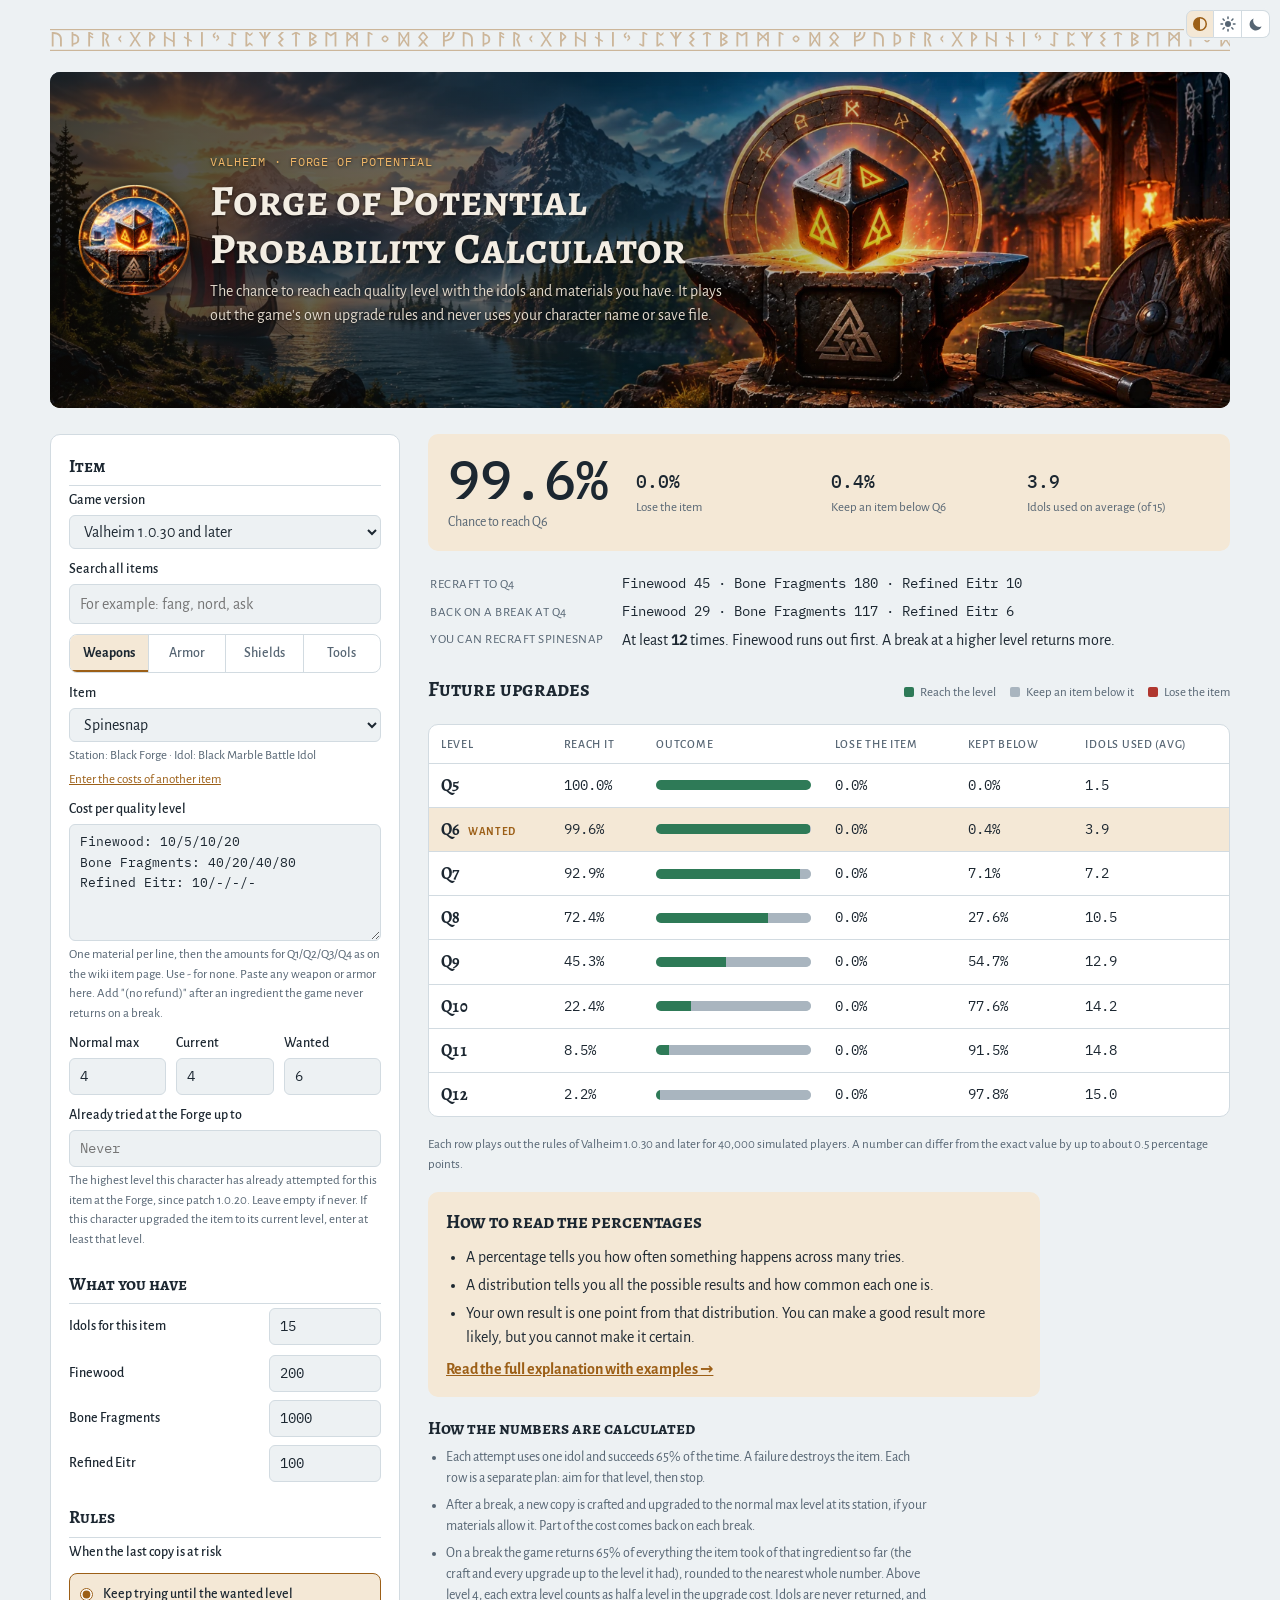
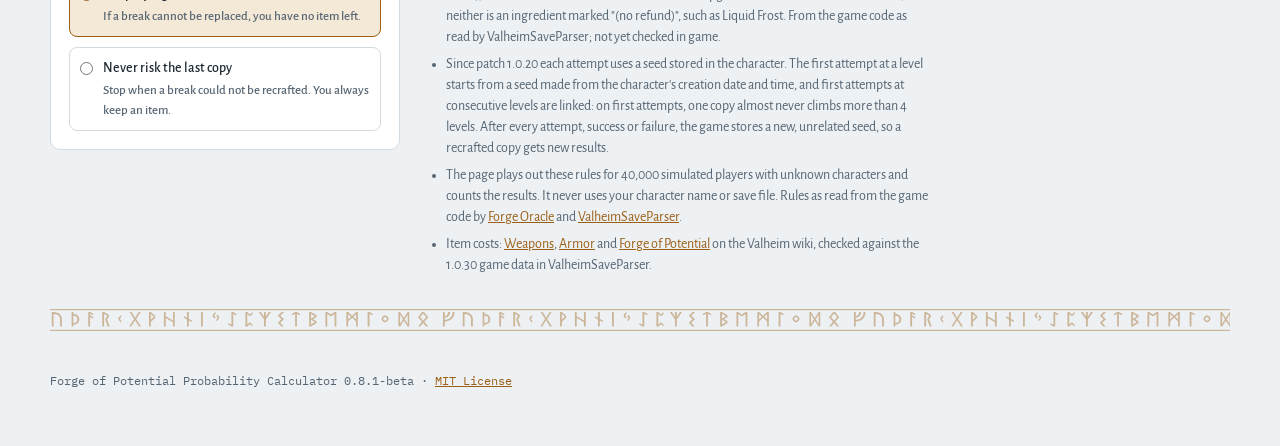
<file: index.html>
<!doctype html>
<html lang="en">
<head>
<meta charset="utf-8">
<meta name="viewport" content="width=device-width, initial-scale=1">
<title>Forge of Potential Probability Calculator</title>
<meta name="description" content="Chance to reach each Valheim Forge of Potential level from your idols and recraft materials, simulated with the game's own rules.">
<link rel="icon" type="image/svg+xml" href="img/favicon.svg">
<link rel="icon" type="image/png" sizes="32x32" href="img/favicon-32.png">
<link rel="apple-touch-icon" sizes="180x180" href="img/apple-touch-icon.png">
<link rel="stylesheet" href="css/style.css">
<script src="js/theme.js"></script>
</head>
<body>
<div class="themebar" id="themePick" role="group" aria-label="Color theme" hidden>
  <button type="button" data-theme="auto" aria-label="Auto: follow the system setting" title="Auto: follow the system setting"><svg viewBox="0 0 16 16" width="16" height="16" aria-hidden="true" focusable="false"><circle cx="8" cy="8" r="6.25" fill="none" stroke="currentColor" stroke-width="1.5"/><path d="M8 1.75a6.25 6.25 0 0 0 0 12.5z" fill="currentColor"/></svg></button>
  <button type="button" data-theme="light" aria-label="Light" title="Light"><svg viewBox="0 0 16 16" width="16" height="16" aria-hidden="true" focusable="false"><circle cx="8" cy="8" r="3" fill="currentColor"/><path d="M8 1v1.6M8 13.4V15M1 8h1.6M13.4 8H15M3.05 3.05l1.13 1.13M11.82 11.82l1.13 1.13M3.05 12.95l1.13-1.13M11.82 4.18l1.13-1.13" stroke="currentColor" stroke-width="1.5" stroke-linecap="round"/></svg></button>
  <button type="button" data-theme="dark" aria-label="Dark" title="Dark"><svg viewBox="0 0 16 16" width="16" height="16" aria-hidden="true" focusable="false"><path d="M13.6 10.4A6.2 6.2 0 0 1 5.6 2.4a6.2 6.2 0 1 0 8 8z" fill="currentColor"/></svg></button>
</div>
<div class="wrap calc">
  <div class="rune-band" aria-hidden="true"></div>
  <header class="top hero">
    <img class="hero-bg" src="img/banner-1600.webp" srcset="img/banner-1600.webp 1600w, img/banner-2172.webp 2172w" sizes="(min-width: 1212px) 1180px, 100vw" width="2172" height="652" alt="">
    <img class="hero-logo" src="img/logo-240.webp" width="240" height="240" alt="">
    <div class="hero-text">
      <p class="eyebrow">Valheim · Forge of Potential</p>
      <h1>Forge of Potential Probability Calculator</h1>
      <p class="lede">The chance to reach each quality level with the idols and materials you have. It plays out the game's own upgrade rules and never uses your character name or save file.</p>
    </div>
  </header>

  <div class="layout">
    <form class="bench" id="bench" autocomplete="off">
      <fieldset>
        <legend>Item</legend>
        <div class="field">
          <label for="gameVersion">Game version</label>
          <select id="gameVersion"></select>
        </div>
        <div class="field">
          <label for="itemSearch">Search all items</label>
          <input id="itemSearch" type="search" placeholder="For example: fang, nord, ask" autocomplete="off" spellcheck="false">
        </div>
        <div class="tabs" id="itemTypes" role="radiogroup" aria-label="Item type"></div>
        <div class="field">
          <label for="item">Item</label>
          <select id="item"></select>
          <p class="hint" id="itemInfo"></p>
          <button type="button" class="linkbtn" id="customItem">Enter the costs of another item</button>
        </div>
        <div class="field">
          <label for="recipe">Cost per quality level</label>
          <textarea id="recipe" rows="5" spellcheck="false"></textarea>
          <p class="hint">One material per line, then the amounts for Q1/Q2/Q3/Q4 as on the wiki item page. Use - for none. Paste any weapon or armor here. Add "(no refund)" after an ingredient the game never returns on a break.</p>
        </div>
        <div class="row3">
          <div class="field">
            <label for="maxq">Normal max</label>
            <input id="maxq" type="number" min="1" max="10" step="1">
          </div>
          <div class="field">
            <label for="cur">Current</label>
            <input id="cur" type="number" min="1" max="60" step="1">
          </div>
          <div class="field">
            <label for="want">Wanted</label>
            <input id="want" type="number" min="2" max="60" step="1" placeholder="Any">
          </div>
        </div>
        <div class="field">
          <label for="tried">Already tried at the Forge up to</label>
          <input id="tried" type="number" min="1" max="60" step="1" placeholder="Never">
          <p class="hint">The highest level this character has already attempted for this item at the Forge, since patch 1.0.20. Leave empty if never. If this character upgraded the item to its current level, enter at least that level.</p>
        </div>
      </fieldset>

      <fieldset>
        <legend>What you have</legend>
        <div class="mat">
          <label for="idols">Idols for this item</label>
          <input id="idols" type="number" min="0" max="500" step="1" placeholder="No limit">
        </div>
        <div class="mats" id="mats"></div>
      </fieldset>

      <fieldset>
        <legend>Rules</legend>
        <span class="label">When the last copy is at risk</span>
        <label class="choice">
          <input type="radio" name="rule" id="rule-go" value="go" checked>
          <span>Keep trying until the wanted level</span>
          <span class="hint">If a break cannot be replaced, you have no item left.</span>
        </label>
        <label class="choice">
          <input type="radio" name="rule" id="rule-safe" value="safe">
          <span>Never risk the last copy</span>
          <span class="hint">Stop when a break could not be recrafted. You always keep an item.</span>
        </label>
      </fieldset>
    </form>

    <main class="outlook" aria-live="polite">
      <p class="msg" id="msg" hidden></p>
      <section class="target" id="target"></section>
      <dl class="supply" id="supply"></dl>
      <div class="tablehead">
        <h2>Future upgrades</h2>
        <div class="key"><span><i class="i-r"></i>Reach the level</span><span><i class="i-k"></i>Keep an item below it</span><span><i class="i-l"></i>Lose the item</span></div>
      </div>
      <div class="tablewrap">
        <table>
          <thead>
            <tr><th>Level</th><th>Reach it</th><th>Outcome</th><th>Lose the item</th><th>Kept below</th><th>Idols used (avg)</th></tr>
          </thead>
          <tbody id="rows"></tbody>
        </table>
      </div>
      <p class="hint" id="simNote"></p>
      <section class="short" aria-labelledby="short-title">
        <h2 id="short-title">How to read the percentages</h2>
        <ul>
          <li>A percentage tells you how often something happens across many tries.</li>
          <li>A distribution tells you all the possible results and how common each one is.</li>
          <li>Your own result is one point from that distribution. You can make a good result more likely, but you cannot make it certain.</li>
        </ul>
        <p><a href="guide.html">Read the full explanation with examples →</a></p>
      </section>

      <section class="notes">
        <h2>How the numbers are calculated</h2>
        <ul>
          <li>Each attempt uses one idol and succeeds 65% of the time. A failure destroys the item. Each row is a separate plan: aim for that level, then stop.</li>
          <li>After a break, a new copy is crafted and upgraded to the normal max level at its station, if your materials allow it. Part of the cost comes back on each break.</li>
          <li>On a break the game returns <span id="ruleRefund"></span>. Above level 4, each extra level counts as half a level in the upgrade cost. Idols are never returned, and neither is an ingredient marked "(no refund)", such as Liquid Frost. <span id="ruleChecked"></span></li>
          <li>Since patch 1.0.20 each attempt uses a seed stored in the character. The first attempt at a level starts from a seed made from <span id="ruleSeed"></span>, and first attempts at consecutive levels are linked: on first attempts, one copy almost never climbs more than 4 levels. After every attempt, success or failure, the game stores a new, unrelated seed, so a recrafted copy gets new results.</li>
          <li>The page plays out these rules for 40,000 simulated players with unknown characters and counts the results. It never uses your character name or save file. Rules as read from the game code by <a href="https://github.com/papptimus/Forge-Oracle" target="_blank" rel="noopener">Forge Oracle</a> and <a href="https://github.com/Melichor/ValheimSaveParser" target="_blank" rel="noopener">ValheimSaveParser</a>.</li>
          <li>Item costs: <a href="https://valheim.weirdgloop.org/w/Weapons" target="_blank" rel="noopener">Weapons</a>, <a href="https://valheim.weirdgloop.org/w/Armor" target="_blank" rel="noopener">Armor</a> and <a href="https://valheim.weirdgloop.org/w/Forge_of_Potential" target="_blank" rel="noopener">Forge of Potential</a> on the Valheim wiki, checked against the 1.0.30 game data in ValheimSaveParser.</li>
        </ul>
      </section>
    </main>
  </div>
  <div class="rune-band" aria-hidden="true"></div>
  <footer class="foot">Forge of Potential Probability Calculator <span id="appVersion"></span> · <a href="https://github.com/szsahin/fop-calculator/blob/main/LICENSE" target="_blank" rel="noopener">MIT License</a></footer>
</div>
<script src="js/items.js"></script>
<script src="js/forge-model.js"></script>
<script src="js/rules/valheim-1.0.20.js"></script>
<script src="js/rules/valheim-1.0.30.js"></script>
<script src="js/app.js"></script>
<script src="js/version.js"></script>
<script src="js/links.js"></script>
</body>
</html>
</file>
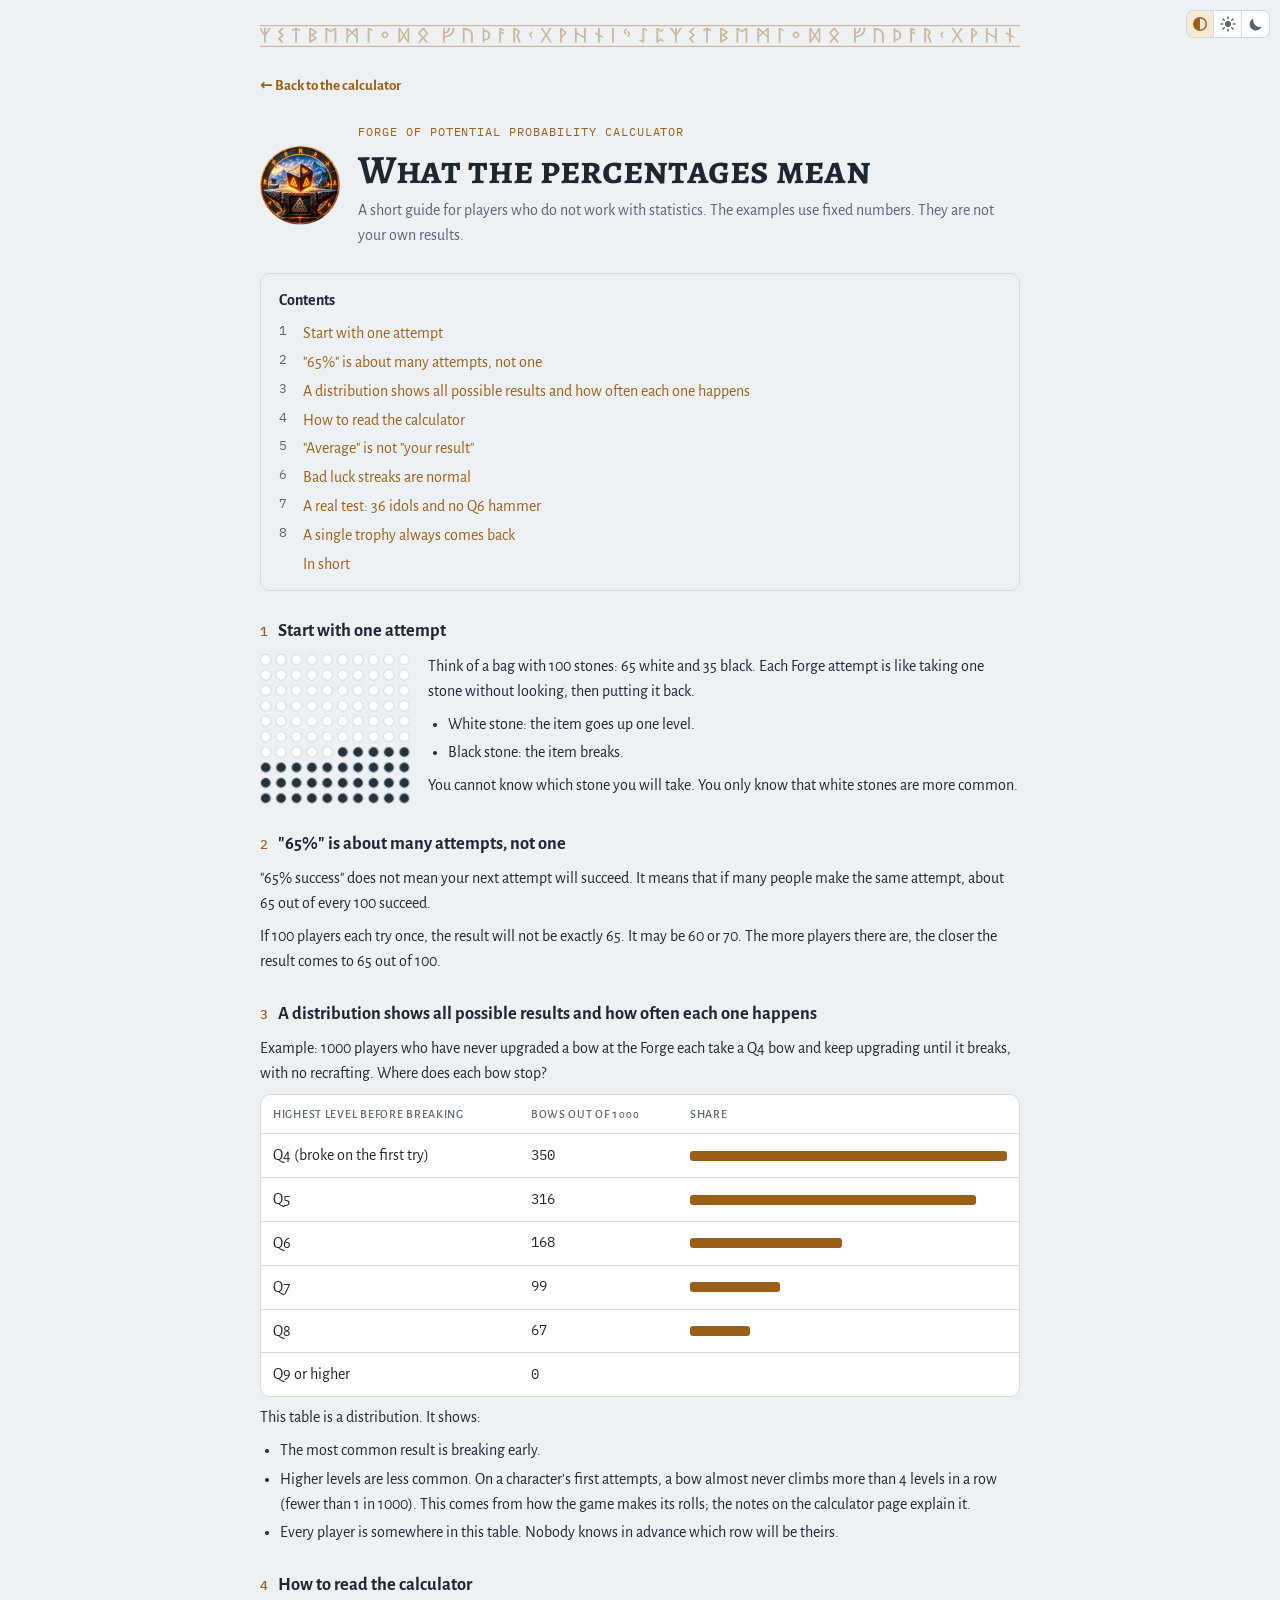
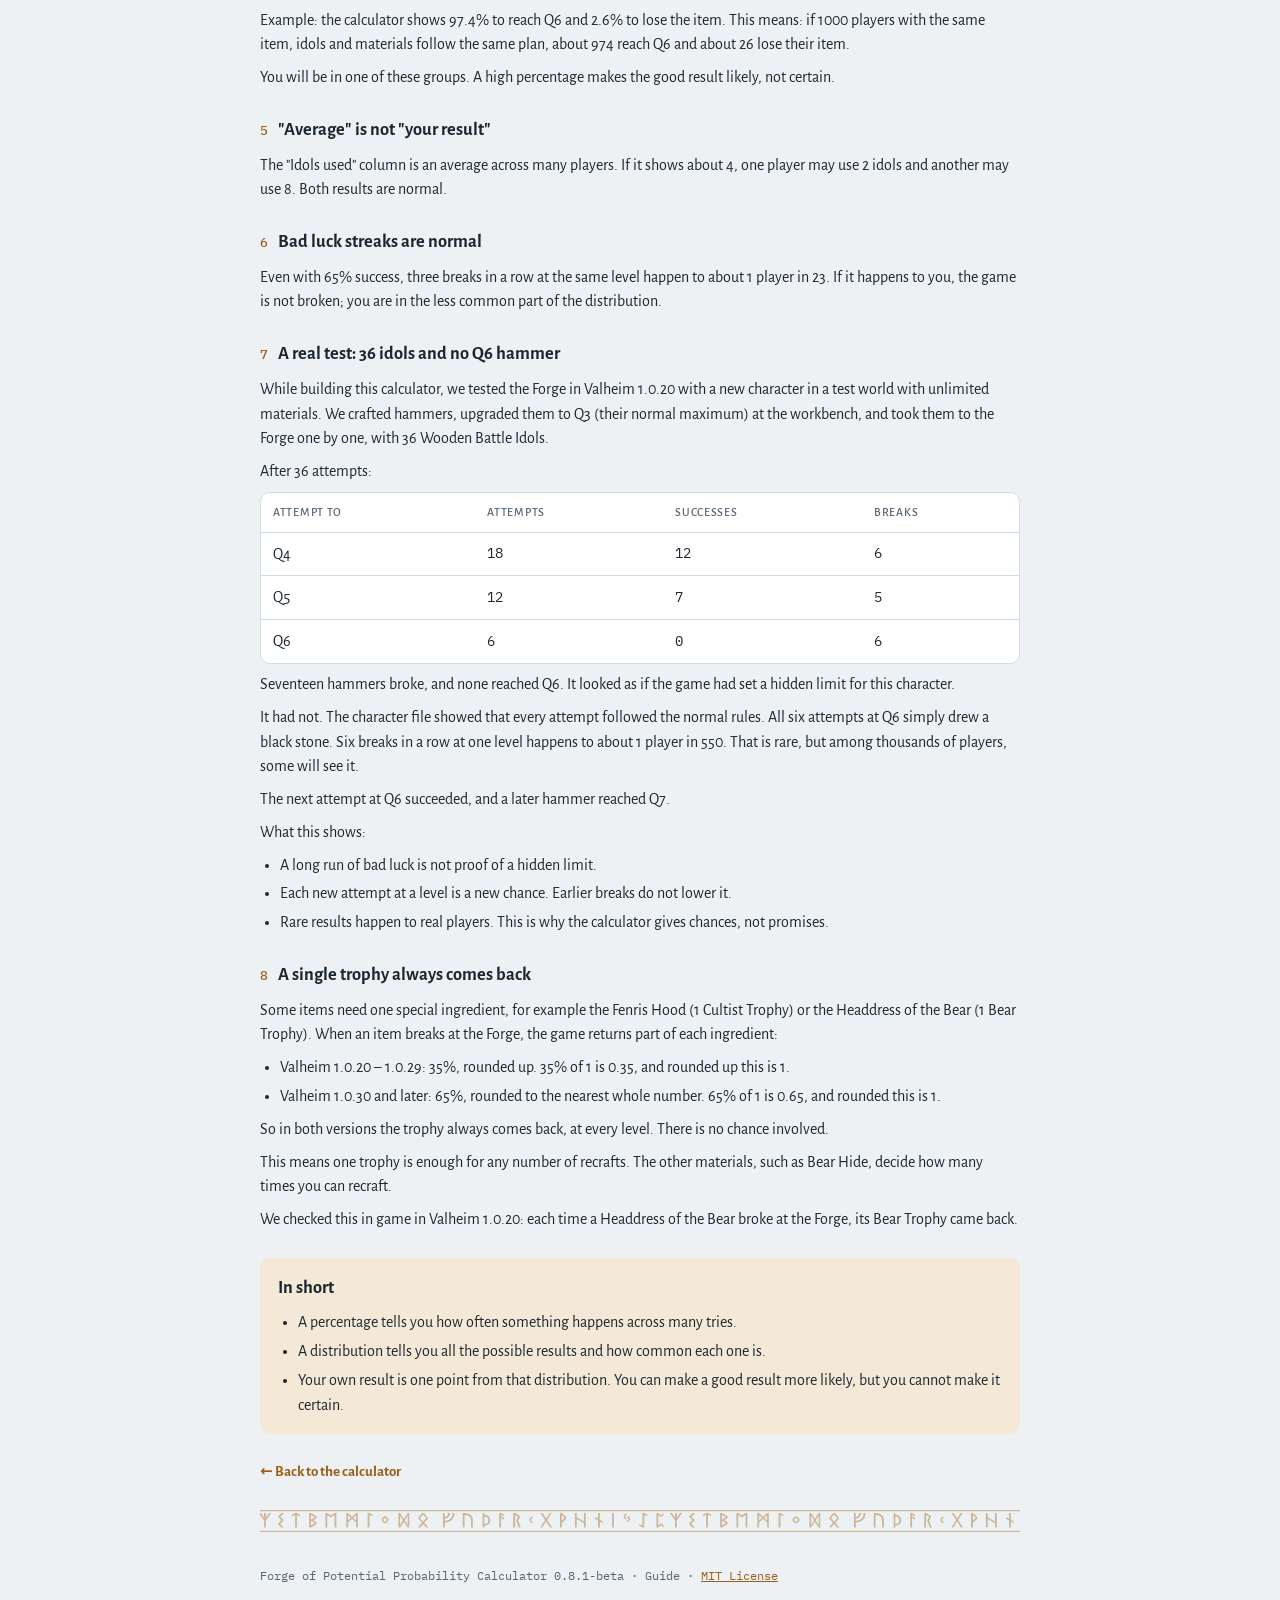
<file: guide.html>
<!doctype html>
<html lang="en">
<head>
<meta charset="utf-8">
<meta name="viewport" content="width=device-width, initial-scale=1">
<title>What the Percentages Mean</title>
<meta name="description" content="A short guide to the Forge of Potential percentages for players who do not work with statistics.">
<link rel="icon" type="image/svg+xml" href="img/favicon.svg">
<link rel="icon" type="image/png" sizes="32x32" href="img/favicon-32.png">
<link rel="apple-touch-icon" sizes="180x180" href="img/apple-touch-icon.png">
<link rel="stylesheet" href="css/style.css">
<script src="js/theme.js"></script>
</head>
<body>
<div class="themebar" id="themePick" role="group" aria-label="Color theme" hidden>
  <button type="button" data-theme="auto" aria-label="Auto: follow the system setting" title="Auto: follow the system setting"><svg viewBox="0 0 16 16" width="16" height="16" aria-hidden="true" focusable="false"><circle cx="8" cy="8" r="6.25" fill="none" stroke="currentColor" stroke-width="1.5"/><path d="M8 1.75a6.25 6.25 0 0 0 0 12.5z" fill="currentColor"/></svg></button>
  <button type="button" data-theme="light" aria-label="Light" title="Light"><svg viewBox="0 0 16 16" width="16" height="16" aria-hidden="true" focusable="false"><circle cx="8" cy="8" r="3" fill="currentColor"/><path d="M8 1v1.6M8 13.4V15M1 8h1.6M13.4 8H15M3.05 3.05l1.13 1.13M11.82 11.82l1.13 1.13M3.05 12.95l1.13-1.13M11.82 4.18l1.13-1.13" stroke="currentColor" stroke-width="1.5" stroke-linecap="round"/></svg></button>
  <button type="button" data-theme="dark" aria-label="Dark" title="Dark"><svg viewBox="0 0 16 16" width="16" height="16" aria-hidden="true" focusable="false"><path d="M13.6 10.4A6.2 6.2 0 0 1 5.6 2.4a6.2 6.2 0 1 0 8 8z" fill="currentColor"/></svg></button>
</div>
<div class="wrap guide">
  <div class="rune-band" aria-hidden="true"></div>
  <a class="back" href="index.html">← Back to the calculator</a>

  <header class="top guide-head">
    <img class="guide-logo" src="img/logo-240.webp" width="240" height="240" alt="">
    <div class="guide-head-text">
      <p class="eyebrow">Forge of Potential Probability Calculator</p>
      <h1>What the percentages mean</h1>
      <p class="lede">A short guide for players who do not work with statistics. The examples use fixed numbers. They are not your own results.</p>
    </div>
  </header>

  <nav class="toc" aria-labelledby="toc-title">
    <h2 id="toc-title">Contents</h2>
    <ul>
      <li><a href="#one-attempt"><span class="no">1</span>Start with one attempt</a></li>
      <li><a href="#many-attempts"><span class="no">2</span>"65%" is about many attempts, not one</a></li>
      <li><a href="#distribution"><span class="no">3</span>A distribution shows all possible results and how often each one happens</a></li>
      <li><a href="#read-the-calculator"><span class="no">4</span>How to read the calculator</a></li>
      <li><a href="#average"><span class="no">5</span>"Average" is not "your result"</a></li>
      <li><a href="#bad-luck-streaks"><span class="no">6</span>Bad luck streaks are normal</a></li>
      <li><a href="#hammer-test"><span class="no">7</span>A real test: 36 idols and no Q6 hammer</a></li>
      <li><a href="#single-trophy"><span class="no">8</span>A single trophy always comes back</a></li>
      <li><a href="#in-short"><span class="no"></span>In short</a></li>
    </ul>
  </nav>

  <section class="step" id="one-attempt">
    <h2><span class="no">1</span>Start with one attempt</h2>
    <div class="bag-row">
      <img class="bag" src="img/stones.svg" width="150" height="150" alt="A bag of 100 stones: 65 white and 35 black">
      <div class="step">
        <p>Think of a bag with 100 stones: 65 white and 35 black. Each Forge attempt is like taking one stone without looking, then putting it back.</p>
        <ul>
          <li>White stone: the item goes up one level.</li>
          <li>Black stone: the item breaks.</li>
        </ul>
        <p>You cannot know which stone you will take. You only know that white stones are more common.</p>
      </div>
    </div>
  </section>

  <section class="step" id="many-attempts">
    <h2><span class="no">2</span>"65%" is about many attempts, not one</h2>
    <p>"65% success" does not mean your next attempt will succeed. It means that if many people make the same attempt, about 65 out of every 100 succeed.</p>
    <p>If 100 players each try once, the result will not be exactly 65. It may be 60 or 70. The more players there are, the closer the result comes to 65 out of 100.</p>
  </section>

  <section class="step" id="distribution">
    <h2><span class="no">3</span>A distribution shows all possible results and how often each one happens</h2>
    <p>Example: 1000 players who have never upgraded a bow at the Forge each take a Q4 bow and keep upgrading until it breaks, with no recrafting. Where does each bow stop?</p>
    <div class="tablewrap">
      <table>
        <thead><tr><th>Highest level before breaking</th><th>Bows out of 1000</th><th>Share</th></tr></thead>
        <tbody>
          <tr><td>Q4 (broke on the first try)</td><td class="n">350</td><td class="share"><span class="dbar" style="width:100%"></span></td></tr>
          <tr><td>Q5</td><td class="n">316</td><td class="share"><span class="dbar" style="width:90.3%"></span></td></tr>
          <tr><td>Q6</td><td class="n">168</td><td class="share"><span class="dbar" style="width:48%"></span></td></tr>
          <tr><td>Q7</td><td class="n">99</td><td class="share"><span class="dbar" style="width:28.3%"></span></td></tr>
          <tr><td>Q8</td><td class="n">67</td><td class="share"><span class="dbar" style="width:19.1%"></span></td></tr>
          <tr><td>Q9 or higher</td><td class="n">0</td><td class="share"><span class="dbar" style="width:0%"></span></td></tr>
        </tbody>
      </table>
    </div>
    <p>This table is a distribution. It shows:</p>
    <ul>
      <li>The most common result is breaking early.</li>
      <li>Higher levels are less common. On a character's first attempts, a bow almost never climbs more than 4 levels in a row (fewer than 1 in 1000). This comes from how the game makes its rolls; the notes on the calculator page explain it.</li>
      <li>Every player is somewhere in this table. Nobody knows in advance which row will be theirs.</li>
    </ul>
  </section>

  <section class="step" id="read-the-calculator">
    <h2><span class="no">4</span>How to read the calculator</h2>
    <p>Example: the calculator shows 97.4% to reach Q6 and 2.6% to lose the item. This means: if 1000 players with the same item, idols and materials follow the same plan, about 974 reach Q6 and about 26 lose their item.</p>
    <p>You will be in one of these groups. A high percentage makes the good result likely, not certain.</p>
  </section>

  <section class="step" id="average">
    <h2><span class="no">5</span>"Average" is not "your result"</h2>
    <p>The "Idols used" column is an average across many players. If it shows about 4, one player may use 2 idols and another may use 8. Both results are normal.</p>
  </section>

  <section class="step" id="bad-luck-streaks">
    <h2><span class="no">6</span>Bad luck streaks are normal</h2>
    <p>Even with 65% success, three breaks in a row at the same level happen to about 1 player in 23. If it happens to you, the game is not broken; you are in the less common part of the distribution.</p>
  </section>

  <section class="step" id="hammer-test">
    <h2><span class="no">7</span>A real test: 36 idols and no Q6 hammer</h2>
    <p>While building this calculator, we tested the Forge in Valheim 1.0.20 with a new character in a test world with unlimited materials. We crafted hammers, upgraded them to Q3 (their normal maximum) at the workbench, and took them to the Forge one by one, with 36 Wooden Battle Idols.</p>
    <p>After 36 attempts:</p>
    <div class="tablewrap">
      <table>
        <thead><tr><th>Attempt to</th><th>Attempts</th><th>Successes</th><th>Breaks</th></tr></thead>
        <tbody>
          <tr><td>Q4</td><td class="n">18</td><td class="n">12</td><td class="n">6</td></tr>
          <tr><td>Q5</td><td class="n">12</td><td class="n">7</td><td class="n">5</td></tr>
          <tr><td>Q6</td><td class="n">6</td><td class="n">0</td><td class="n">6</td></tr>
        </tbody>
      </table>
    </div>
    <p>Seventeen hammers broke, and none reached Q6. It looked as if the game had set a hidden limit for this character.</p>
    <p>It had not. The character file showed that every attempt followed the normal rules. All six attempts at Q6 simply drew a black stone. Six breaks in a row at one level happens to about 1 player in 550. That is rare, but among thousands of players, some will see it.</p>
    <p>The next attempt at Q6 succeeded, and a later hammer reached Q7.</p>
    <p>What this shows:</p>
    <ul>
      <li>A long run of bad luck is not proof of a hidden limit.</li>
      <li>Each new attempt at a level is a new chance. Earlier breaks do not lower it.</li>
      <li>Rare results happen to real players. This is why the calculator gives chances, not promises.</li>
    </ul>
  </section>

  <section class="step" id="single-trophy">
    <h2><span class="no">8</span>A single trophy always comes back</h2>
    <p>Some items need one special ingredient, for example the Fenris Hood (1 Cultist Trophy) or the Headdress of the Bear (1 Bear Trophy). When an item breaks at the Forge, the game returns part of each ingredient:</p>
    <ul>
      <li>Valheim 1.0.20 – 1.0.29: 35%, rounded up. 35% of 1 is 0.35, and rounded up this is 1.</li>
      <li>Valheim 1.0.30 and later: 65%, rounded to the nearest whole number. 65% of 1 is 0.65, and rounded this is 1.</li>
    </ul>
    <p>So in both versions the trophy always comes back, at every level. There is no chance involved.</p>
    <p>This means one trophy is enough for any number of recrafts. The other materials, such as Bear Hide, decide how many times you can recraft.</p>
    <p>We checked this in game in Valheim 1.0.20: each time a Headdress of the Bear broke at the Forge, its Bear Trophy came back.</p>
  </section>

  <section class="step short" id="in-short">
    <h2>In short</h2>
    <ul>
      <li>A percentage tells you how often something happens across many tries.</li>
      <li>A distribution tells you all the possible results and how common each one is.</li>
      <li>Your own result is one point from that distribution. You can make a good result more likely, but you cannot make it certain.</li>
    </ul>
  </section>

  <a class="back" href="index.html">← Back to the calculator</a>
  <div class="rune-band" aria-hidden="true"></div>
  <footer class="foot">Forge of Potential Probability Calculator <span id="appVersion"></span> · Guide · <a href="https://github.com/szsahin/fop-calculator/blob/main/LICENSE" target="_blank" rel="noopener">MIT License</a></footer>
</div>
<script src="js/version.js"></script>
<script src="js/links.js"></script>
</body>
</html>
</file>
<file: css/style.css>
/* Forge of Potential Probability Calculator: one stylesheet for both pages.
   Calculator page: <div class="wrap calc">, a workbench of inputs on the left and the results on the right
   (one column on phones). Guide page: <div class="wrap guide">, one reading column with numbered steps. */

/* ---------- Fonts (stored in /fonts, SIL Open Font License; see the OFL-*.txt files there) ---------- */
@font-face { font-family: "Alegreya SC"; font-style: normal; font-weight: 700; font-display: swap;
  src: url("../fonts/alegreya-sc-latin-700-normal.woff2") format("woff2"); }
@font-face { font-family: "Alegreya Sans"; font-style: normal; font-weight: 400; font-display: swap;
  src: url("../fonts/alegreya-sans-latin-400-normal.woff2") format("woff2"); }
@font-face { font-family: "Alegreya Sans"; font-style: normal; font-weight: 500; font-display: swap;
  src: url("../fonts/alegreya-sans-latin-500-normal.woff2") format("woff2"); }
@font-face { font-family: "Alegreya Sans"; font-style: normal; font-weight: 700; font-display: swap;
  src: url("../fonts/alegreya-sans-latin-700-normal.woff2") format("woff2"); }
@font-face { font-family: "Noto Sans Runic"; font-style: normal; font-weight: 400; font-display: swap;
  src: url("../fonts/noto-sans-runic-runic-400-normal.woff2") format("woff2"); }
@font-face { font-family: "IBM Plex Mono"; font-style: normal; font-weight: 400; font-display: swap;
  src: url("../fonts/ibm-plex-mono-latin-400-normal.woff2") format("woff2"); }
@font-face { font-family: "IBM Plex Mono"; font-style: normal; font-weight: 500; font-display: swap;
  src: url("../fonts/ibm-plex-mono-latin-500-normal.woff2") format("woff2"); }

/* ---------- Colors and type (light values first, dark values below) ---------- */
:root {
  --bg: #edf1f3;
  --surface: #ffffff;
  --ink: #1c2731;
  --muted: #566573;
  --line: #d2dbe1;
  --accent: #9c5f17;
  --accent-soft: #f4e8d6;
  --reach: #2e7a57;
  --lose: #b0372f;
  --keep: #a9b5bf;
  --display: "Alegreya SC", Georgia, "Times New Roman", serif;
  --body: "Alegreya Sans", "Segoe UI", system-ui, sans-serif;
  --mono: "IBM Plex Mono", ui-monospace, Consolas, monospace;
  color-scheme: light;
}
@media (prefers-color-scheme: dark) {
  :root:not([data-theme="light"]) {
    --bg: #141a20; --surface: #1c242c; --ink: #e4eaee; --muted: #97a5b1; --line: #2c3843;
    --accent: #dda04f; --accent-soft: #332a1d; --reach: #5cbd8c; --lose: #e5766b; --keep: #4d5b68;
    color-scheme: dark;
  }
}
:root[data-theme="dark"] {
  --bg: #141a20; --surface: #1c242c; --ink: #e4eaee; --muted: #97a5b1; --line: #2c3843;
  --accent: #dda04f; --accent-soft: #332a1d; --reach: #5cbd8c; --lose: #e5766b; --keep: #4d5b68;
  color-scheme: dark;
}

/* ---------- Shared ---------- */
html, body { margin: 0; }
[hidden] { display: none !important; }
body { background: var(--bg); color: var(--ink); font-family: var(--body); font-size: 16px; line-height: 1.5; }
.wrap {
  margin: 0 auto;
  padding-left: max(16px, env(safe-area-inset-left, 0px));
  padding-right: max(16px, env(safe-area-inset-right, 0px));
}
a { color: var(--accent); }

/* Color theme picker (Auto / Light / Dark): icon buttons at the top right corner of the page, outside the page flow.
   On narrow screens it sits in front of the end of the top rune band; its background hides the runes under it. */
.themebar { position: absolute; top: 8px; right: max(8px, env(safe-area-inset-right, 0px)); z-index: 10; display: flex; padding: 2px; border-radius: 9px; background: var(--bg); }
.themebar button { display: grid; place-items: center; width: 28px; height: 28px; padding: 0; border: 1px solid var(--line); background: var(--surface); color: var(--muted); cursor: pointer; }
.themebar button + button { border-left: 0; }
.themebar button:first-child { border-radius: 7px 0 0 7px; }
.themebar button:last-child { border-radius: 0 7px 7px 0; }
.themebar button:hover { color: var(--ink); }
.themebar button[aria-pressed="true"] { background: var(--accent-soft); color: var(--accent); }
.themebar button:focus-visible { outline: 2px solid var(--accent); outline-offset: 1px; position: relative; }
@media print { .themebar { display: none; } }
a:focus-visible { outline: 2px solid var(--accent); outline-offset: 2px; }

.top { display: grid; gap: 6px; }
.eyebrow { margin: 0; font-family: var(--mono); font-size: 12px; letter-spacing: 0.08em; text-transform: uppercase; color: var(--accent); }
h1 { margin: 0; font-family: var(--display); font-weight: 700; font-size: clamp(1.9rem, 4.2vw, 2.7rem); line-height: 1.1; text-wrap: balance; }
.lede { margin: 0; max-width: 64ch; color: var(--muted); }
/* Noto Sans Runic is loaded above but not used as text now; kept for later decoration */
/* Decorative rune band above the header and above the footer: the Elder Futhark row, drawn from Noto Sans Runic.
   The picture is a mask filled with the accent color, so it follows the light and dark themes. */
.rune-band { height: 24px; margin: 0 0 20px; background: var(--accent); opacity: 0.4; pointer-events: none;
  -webkit-mask: url('data:image/svg+xml,%3Csvg xmlns="http://www.w3.org/2000/svg" width="411.0" height="24" viewBox="0 0 411.0 24"%3E%3Crect x="0" y="1" width="411.0" height="1.2"/%3E%3Crect x="0" y="21.8" width="411.0" height="1.2"/%3E%3Cpath d="M7.96425 18.5V4.041499999999999H9.78675V7.969999999999999Q10.79925 7.969999999999999 11.538375 7.443499999999999Q12.2775 6.917 12.682500000000001 6.0665Q13.0875 5.215999999999999 13.0875 4.244V4.041499999999999H15.01125V4.264249999999999Q15.01125 5.378 14.596125 6.339875Q14.181000000000001 7.30175 13.452 8.030750000000001Q12.722999999999999 8.75975 11.781375 9.174875Q10.83975 9.59 9.78675 9.59V11.83775Q11.40675 11.83775 12.814125 11.31125Q14.2215 10.784749999999999 15.284624999999998 9.7925Q16.347749999999998 8.80025 16.95525 7.403Q17.56275 6.005749999999999 17.56275 4.244V4.041499999999999H19.4865V4.264249999999999Q19.4865 6.41075 18.7575 8.11175Q18.0285 9.81275 16.71225 11.0075Q15.396 12.20225 13.624125000000001 12.83Q11.852250000000002 13.45775 9.78675 13.45775V18.5Z"/%3E%3Cpath d="M27.7545 18.5V4.041499999999999H29.67825Q31.17675 4.041499999999999 32.63475 4.4464999999999995Q34.09275 4.8515 35.277375000000006 5.7121249999999995Q36.462 6.572749999999999 37.17075 7.9396249999999995Q37.8795 9.3065 37.8795 11.250499999999999V18.5H35.99625V11.35175Q35.99625 9.44825 35.1255 8.263625Q34.25475 7.078999999999999 32.79675 6.522124999999999Q31.33875 5.965249999999999 29.577 5.965249999999999V18.5Z"/%3E%3Cpath d="M47.6055 18.5V4.041499999999999H49.32675V5.823499999999999Q52.2225 6.16775 53.741249999999994 7.403Q55.26 8.63825 55.26 11.068249999999999Q55.26 12.647749999999998 54.763875 13.690624999999999Q54.26775 14.7335 53.417249999999996 15.351125Q52.56675 15.96875 51.51375 16.282625Q50.46075 16.5965 49.32675 16.718V18.5ZM49.32675 15.179Q50.643 14.95625 51.534 14.581625Q52.425 14.207 52.880624999999995 13.407125Q53.33625 12.60725 53.33625 11.129Q53.33625 9.32675 52.354124999999996 8.506625Q51.372 7.686499999999999 49.32675 7.4435Z"/%3E%3Cpath d="M64.23675 18.5V4.041499999999999H66.05925L69.46125 6.046249999999999L68.7525 7.26125L66.05925 5.702V7.30175L69.46125 9.3065L68.7525 10.5215L66.05925 8.96225V18.5Z"/%3E%3Cpath d="M78.25575 18.5V4.041499999999999H80.07825L84.73575 6.6739999999999995V8.6585L83.07525 11.51375L85.728 18.5H83.784L81.1515 11.4125L83.19675 7.86875L80.07825 6.106999999999999V18.5Z"/%3E%3Cpath d="M97.19550000000001 14.7335 94.40100000000001 11.716249999999999V9.85325L97.21575 7.1195V9.347L95.7375 10.7645V10.886L97.19550000000001 12.425Z"/%3E%3Cpath d="M105.28125000000001 18.5 110.08050000000001 10.966999999999999 105.58500000000001 4.041499999999999H107.61000000000001L111.15375000000002 9.7115L114.71775000000001 4.041499999999999H116.64150000000001L112.16625 10.9265L116.98575000000001 18.5H114.92025000000001L111.09300000000002 12.2225L107.20500000000001 18.5Z"/%3E%3Cpath d="M125.03100000000002 18.5V4.041499999999999H126.85350000000001L131.24775000000002 7.969999999999999V9.671L126.85350000000001 13.883V18.5ZM126.85350000000001 11.696 129.74925000000002 8.80025 126.85350000000001 6.0665Z"/%3E%3Cpath d="M139.92075 18.5V4.041499999999999H141.74325000000002V8.1725L148.95225 12.44525V4.041499999999999H150.77475V18.5H148.95225V14.26775L141.74325000000002 10.076V18.5Z"/%3E%3Cpath d="M162.9915 18.5V11.453L159.56925 9.44825L160.29825 8.1725L162.9915 9.77225V4.041499999999999H164.81400000000002V10.8455L168.216 12.850249999999999L167.50725 14.065249999999999L164.81400000000002 12.506V18.5Z"/%3E%3Cpath d="M176.99025 18.5V4.041499999999999H178.85325V18.5Z"/%3E%3Cpath d="M190.30050000000003 10.54175 188.78175000000002 8.4155V6.5525L191.59650000000002 3.8187499999999996V5.84375L190.17900000000003 7.26125V7.38275L191.69775 9.48875ZM192.32550000000003 13.57925V11.55425L193.74300000000002 10.13675V10.01525L192.22425 7.90925L193.62150000000003 6.856249999999999L195.14025000000004 8.9825V10.8455Z"/%3E%3Cpath d="M207.41775 18.5 203.99550000000002 16.49525 204.7245 15.2195 207.41775 16.81925V4.041499999999999H209.24025000000003L212.64225000000002 6.046249999999999L211.9335 7.26125L209.24025000000003 5.702V18.5Z"/%3E%3Cpath d="M221.43675000000002 18.5V4.041499999999999H223.25925000000004L225.79050000000004 6.390499999999999L228.54450000000003 4.041499999999999V5.965249999999999L225.81075 8.31425L223.25925000000004 6.0665V16.53575L225.81075 14.22725L228.54450000000003 16.57625V18.5L225.79050000000004 16.151L223.25925000000004 18.5Z"/%3E%3Cpath d="M239.99175000000002 18.5V11.493500000000001L234.76725000000002 4.041499999999999H236.95425000000003L239.99175000000002 8.8205V4.041499999999999H241.81425000000002V8.8205L244.85175 4.041499999999999H247.03875000000002L241.81425000000002 11.493500000000001V18.5Z"/%3E%3Cpath d="M257.16975 18.5 253.82850000000002 14.855V14.774000000000001L257.37225 11.129V11.048L253.82850000000002 7.7675V7.686499999999999L257.57475000000005 4.041499999999999H260.04525L256.2585 7.686499999999999V7.7675L259.84275 11.027750000000001V11.129L256.2585 14.774000000000001V14.855L259.64025000000004 18.5Z"/%3E%3Cpath d="M271.10775000000007 18.5V5.641249999999999L268.31325000000004 7.139749999999999L267.58425000000005 5.9247499999999995L271.10775000000007 4.041499999999999H272.93025000000006L276.33225000000004 6.046249999999999L275.62350000000004 7.26125L272.93025000000006 5.702V18.5Z"/%3E%3Cpath d="M285.12675 18.5V4.041499999999999H286.94925L292.55850000000004 7.362499999999999V9.0635L289.13625 11.18975L292.55850000000004 13.235V14.936L286.94925 18.5ZM286.94925 10.683499999999999 290.8575 8.19275 286.94925 5.863999999999999ZM286.94925 16.556 290.8575 14.065249999999999 286.94925 11.7365Z"/%3E%3Cpath d="M301.434 18.5V4.041499999999999H303.2565L306.82050000000004 6.593L310.56675 4.041499999999999H312.38925000000006V18.5H310.56675V6.046249999999999L306.82050000000004 8.55725L303.2565 6.0665V18.5Z"/%3E%3Cpath d="M322.338 18.5V4.041499999999999H324.09975000000003L328.08900000000006 7.7675L332.09850000000006 4.041499999999999H333.86025V18.5H332.09850000000006V13.53875L328.10925000000003 9.833L324.09975000000003 13.559000000000001V18.5ZM332.09850000000006 11.47325V6.12725L329.223 8.80025ZM324.09975000000003 11.47325 326.97525 8.78 324.09975000000003 6.147499999999999Z"/%3E%3Cpath d="M343.60650000000004 18.5V4.041499999999999H345.44925000000006L348.85125000000005 6.046249999999999L348.14250000000004 7.30175L345.4897500000001 5.7425V18.5Z"/%3E%3Cpath d="M360.03525 14.26775 357.64575 11.716249999999999V9.85325L360.03525 7.5245H362.06025000000005L364.44975000000005 9.85325V11.716249999999999L362.06025000000005 14.26775ZM360.744 12.748999999999999H361.35150000000004L363.11325000000005 10.886V10.7645L361.35150000000004 9.04325H360.744L358.98225 10.7645V10.886Z"/%3E%3Cpath d="M374.3985 18.5V4.041499999999999H376.07925L379.84575 9.93425L383.673 4.041499999999999H385.2525V18.5H383.673L379.84575 12.6275L376.07925 18.5ZM383.59200000000004 15.88775H383.673V6.6739999999999995H383.59200000000004L380.7165 11.27075ZM376.07925 15.76625H376.16025L378.975 11.27075L376.16025 6.795499999999999H376.07925Z"/%3E%3Cpath d="M394.0065 18.5 397.95525000000004 13.842500000000001 394.0065 9.16475 398.13750000000005 4.041499999999999H400.041L404.25300000000004 9.16475L400.30425 13.842500000000001L404.25300000000004 18.5H402.04575L399.12975 14.95625L396.21375 18.5ZM399.12975 12.7085 402.16725 9.12425 399.08925000000005 5.378 396.09225000000004 9.12425Z"/%3E%3C/svg%3E') center / auto 24px repeat-x; mask: url('data:image/svg+xml,%3Csvg xmlns="http://www.w3.org/2000/svg" width="411.0" height="24" viewBox="0 0 411.0 24"%3E%3Crect x="0" y="1" width="411.0" height="1.2"/%3E%3Crect x="0" y="21.8" width="411.0" height="1.2"/%3E%3Cpath d="M7.96425 18.5V4.041499999999999H9.78675V7.969999999999999Q10.79925 7.969999999999999 11.538375 7.443499999999999Q12.2775 6.917 12.682500000000001 6.0665Q13.0875 5.215999999999999 13.0875 4.244V4.041499999999999H15.01125V4.264249999999999Q15.01125 5.378 14.596125 6.339875Q14.181000000000001 7.30175 13.452 8.030750000000001Q12.722999999999999 8.75975 11.781375 9.174875Q10.83975 9.59 9.78675 9.59V11.83775Q11.40675 11.83775 12.814125 11.31125Q14.2215 10.784749999999999 15.284624999999998 9.7925Q16.347749999999998 8.80025 16.95525 7.403Q17.56275 6.005749999999999 17.56275 4.244V4.041499999999999H19.4865V4.264249999999999Q19.4865 6.41075 18.7575 8.11175Q18.0285 9.81275 16.71225 11.0075Q15.396 12.20225 13.624125000000001 12.83Q11.852250000000002 13.45775 9.78675 13.45775V18.5Z"/%3E%3Cpath d="M27.7545 18.5V4.041499999999999H29.67825Q31.17675 4.041499999999999 32.63475 4.4464999999999995Q34.09275 4.8515 35.277375000000006 5.7121249999999995Q36.462 6.572749999999999 37.17075 7.9396249999999995Q37.8795 9.3065 37.8795 11.250499999999999V18.5H35.99625V11.35175Q35.99625 9.44825 35.1255 8.263625Q34.25475 7.078999999999999 32.79675 6.522124999999999Q31.33875 5.965249999999999 29.577 5.965249999999999V18.5Z"/%3E%3Cpath d="M47.6055 18.5V4.041499999999999H49.32675V5.823499999999999Q52.2225 6.16775 53.741249999999994 7.403Q55.26 8.63825 55.26 11.068249999999999Q55.26 12.647749999999998 54.763875 13.690624999999999Q54.26775 14.7335 53.417249999999996 15.351125Q52.56675 15.96875 51.51375 16.282625Q50.46075 16.5965 49.32675 16.718V18.5ZM49.32675 15.179Q50.643 14.95625 51.534 14.581625Q52.425 14.207 52.880624999999995 13.407125Q53.33625 12.60725 53.33625 11.129Q53.33625 9.32675 52.354124999999996 8.506625Q51.372 7.686499999999999 49.32675 7.4435Z"/%3E%3Cpath d="M64.23675 18.5V4.041499999999999H66.05925L69.46125 6.046249999999999L68.7525 7.26125L66.05925 5.702V7.30175L69.46125 9.3065L68.7525 10.5215L66.05925 8.96225V18.5Z"/%3E%3Cpath d="M78.25575 18.5V4.041499999999999H80.07825L84.73575 6.6739999999999995V8.6585L83.07525 11.51375L85.728 18.5H83.784L81.1515 11.4125L83.19675 7.86875L80.07825 6.106999999999999V18.5Z"/%3E%3Cpath d="M97.19550000000001 14.7335 94.40100000000001 11.716249999999999V9.85325L97.21575 7.1195V9.347L95.7375 10.7645V10.886L97.19550000000001 12.425Z"/%3E%3Cpath d="M105.28125000000001 18.5 110.08050000000001 10.966999999999999 105.58500000000001 4.041499999999999H107.61000000000001L111.15375000000002 9.7115L114.71775000000001 4.041499999999999H116.64150000000001L112.16625 10.9265L116.98575000000001 18.5H114.92025000000001L111.09300000000002 12.2225L107.20500000000001 18.5Z"/%3E%3Cpath d="M125.03100000000002 18.5V4.041499999999999H126.85350000000001L131.24775000000002 7.969999999999999V9.671L126.85350000000001 13.883V18.5ZM126.85350000000001 11.696 129.74925000000002 8.80025 126.85350000000001 6.0665Z"/%3E%3Cpath d="M139.92075 18.5V4.041499999999999H141.74325000000002V8.1725L148.95225 12.44525V4.041499999999999H150.77475V18.5H148.95225V14.26775L141.74325000000002 10.076V18.5Z"/%3E%3Cpath d="M162.9915 18.5V11.453L159.56925 9.44825L160.29825 8.1725L162.9915 9.77225V4.041499999999999H164.81400000000002V10.8455L168.216 12.850249999999999L167.50725 14.065249999999999L164.81400000000002 12.506V18.5Z"/%3E%3Cpath d="M176.99025 18.5V4.041499999999999H178.85325V18.5Z"/%3E%3Cpath d="M190.30050000000003 10.54175 188.78175000000002 8.4155V6.5525L191.59650000000002 3.8187499999999996V5.84375L190.17900000000003 7.26125V7.38275L191.69775 9.48875ZM192.32550000000003 13.57925V11.55425L193.74300000000002 10.13675V10.01525L192.22425 7.90925L193.62150000000003 6.856249999999999L195.14025000000004 8.9825V10.8455Z"/%3E%3Cpath d="M207.41775 18.5 203.99550000000002 16.49525 204.7245 15.2195 207.41775 16.81925V4.041499999999999H209.24025000000003L212.64225000000002 6.046249999999999L211.9335 7.26125L209.24025000000003 5.702V18.5Z"/%3E%3Cpath d="M221.43675000000002 18.5V4.041499999999999H223.25925000000004L225.79050000000004 6.390499999999999L228.54450000000003 4.041499999999999V5.965249999999999L225.81075 8.31425L223.25925000000004 6.0665V16.53575L225.81075 14.22725L228.54450000000003 16.57625V18.5L225.79050000000004 16.151L223.25925000000004 18.5Z"/%3E%3Cpath d="M239.99175000000002 18.5V11.493500000000001L234.76725000000002 4.041499999999999H236.95425000000003L239.99175000000002 8.8205V4.041499999999999H241.81425000000002V8.8205L244.85175 4.041499999999999H247.03875000000002L241.81425000000002 11.493500000000001V18.5Z"/%3E%3Cpath d="M257.16975 18.5 253.82850000000002 14.855V14.774000000000001L257.37225 11.129V11.048L253.82850000000002 7.7675V7.686499999999999L257.57475000000005 4.041499999999999H260.04525L256.2585 7.686499999999999V7.7675L259.84275 11.027750000000001V11.129L256.2585 14.774000000000001V14.855L259.64025000000004 18.5Z"/%3E%3Cpath d="M271.10775000000007 18.5V5.641249999999999L268.31325000000004 7.139749999999999L267.58425000000005 5.9247499999999995L271.10775000000007 4.041499999999999H272.93025000000006L276.33225000000004 6.046249999999999L275.62350000000004 7.26125L272.93025000000006 5.702V18.5Z"/%3E%3Cpath d="M285.12675 18.5V4.041499999999999H286.94925L292.55850000000004 7.362499999999999V9.0635L289.13625 11.18975L292.55850000000004 13.235V14.936L286.94925 18.5ZM286.94925 10.683499999999999 290.8575 8.19275 286.94925 5.863999999999999ZM286.94925 16.556 290.8575 14.065249999999999 286.94925 11.7365Z"/%3E%3Cpath d="M301.434 18.5V4.041499999999999H303.2565L306.82050000000004 6.593L310.56675 4.041499999999999H312.38925000000006V18.5H310.56675V6.046249999999999L306.82050000000004 8.55725L303.2565 6.0665V18.5Z"/%3E%3Cpath d="M322.338 18.5V4.041499999999999H324.09975000000003L328.08900000000006 7.7675L332.09850000000006 4.041499999999999H333.86025V18.5H332.09850000000006V13.53875L328.10925000000003 9.833L324.09975000000003 13.559000000000001V18.5ZM332.09850000000006 11.47325V6.12725L329.223 8.80025ZM324.09975000000003 11.47325 326.97525 8.78 324.09975000000003 6.147499999999999Z"/%3E%3Cpath d="M343.60650000000004 18.5V4.041499999999999H345.44925000000006L348.85125000000005 6.046249999999999L348.14250000000004 7.30175L345.4897500000001 5.7425V18.5Z"/%3E%3Cpath d="M360.03525 14.26775 357.64575 11.716249999999999V9.85325L360.03525 7.5245H362.06025000000005L364.44975000000005 9.85325V11.716249999999999L362.06025000000005 14.26775ZM360.744 12.748999999999999H361.35150000000004L363.11325000000005 10.886V10.7645L361.35150000000004 9.04325H360.744L358.98225 10.7645V10.886Z"/%3E%3Cpath d="M374.3985 18.5V4.041499999999999H376.07925L379.84575 9.93425L383.673 4.041499999999999H385.2525V18.5H383.673L379.84575 12.6275L376.07925 18.5ZM383.59200000000004 15.88775H383.673V6.6739999999999995H383.59200000000004L380.7165 11.27075ZM376.07925 15.76625H376.16025L378.975 11.27075L376.16025 6.795499999999999H376.07925Z"/%3E%3Cpath d="M394.0065 18.5 397.95525000000004 13.842500000000001 394.0065 9.16475 398.13750000000005 4.041499999999999H400.041L404.25300000000004 9.16475L400.30425 13.842500000000001L404.25300000000004 18.5H402.04575L399.12975 14.95625L396.21375 18.5ZM399.12975 12.7085 402.16725 9.12425 399.08925000000005 5.378 396.09225000000004 9.12425Z"/%3E%3C/svg%3E') center / auto 24px repeat-x; }
.guide .rune-band { margin: 0; }                 /* the guide page spaces its parts with a grid gap */
.calc .layout + .rune-band { margin: 32px 0 0; }
.rune-band + .foot { margin-top: 0; border-top: 0; padding-top: 8px; }   /* the band replaces the footer line */
@media print { .rune-band { display: none; } }


/* Calculator header: banner picture, logo and title. The text stays light on a dark overlay in both themes. */
.hero { position: relative; overflow: hidden; border-radius: 10px; min-height: 280px; padding: 28px; grid-template-columns: auto minmax(0, 1fr); align-items: center; gap: 20px; color: #f3ede3; background: #1a1410; }
.hero-bg { position: absolute; inset: 0; width: 100%; height: 100%; object-fit: cover; object-position: 70% 55%; z-index: 0; }
.hero::before { content: ""; position: absolute; inset: 0; z-index: 1; background: linear-gradient(90deg, rgba(12, 9, 7, 0.72) 0%, rgba(12, 9, 7, 0.5) 45%, rgba(12, 9, 7, 0.05) 75%, rgba(12, 9, 7, 0) 100%), rgba(12, 9, 7, 0.08); }
.hero-logo, .hero-text { position: relative; z-index: 2; }
.hero-logo { width: 112px; height: 112px; filter: drop-shadow(0 2px 8px rgba(0, 0, 0, 0.6)); }
.hero-text { display: grid; gap: 6px; max-width: 560px; text-shadow: 0 1px 3px rgba(0, 0, 0, 0.7); }
.hero .eyebrow { color: #f0b768; }
.hero .lede { color: #e2d9cc; }
/* Narrower screens: the title covers the anvil, so the whole picture gets an even dark overlay */
@media (max-width: 1000px) { .hero::before { background: rgba(12, 9, 7, 0.58); } }
@media (max-width: 640px) {
  .hero { grid-template-columns: minmax(0, 1fr); padding: 20px; min-height: 0; align-items: start; }
  .hero-bg { object-position: 72% 50%; }
  .hero-logo { width: 72px; height: 72px; }
}
.hint { margin: 0; font-size: 13px; color: var(--muted); }

.tablewrap { overflow-x: auto; background: var(--surface); border: 1px solid var(--line); border-radius: 10px; }
table { width: 100%; border-collapse: collapse; font-variant-numeric: tabular-nums; }
th { text-align: left; font-size: 12px; font-weight: 500; letter-spacing: 0.06em; text-transform: uppercase; color: var(--muted); padding: 10px 12px; border-bottom: 1px solid var(--line); white-space: nowrap; }
td { padding: 9px 12px; border-bottom: 1px solid var(--line); white-space: nowrap; }
tbody tr:last-child td { border-bottom: 0; }
td.n { font-family: var(--mono); font-size: 14px; }

.short { background: var(--accent-soft); border-radius: 10px; padding: 16px 18px; }
.foot { padding-top: 12px; border-top: 1px solid var(--line); font-family: var(--mono); font-size: 12px; color: var(--muted); }

/* ---------- Calculator page ---------- */
.calc { max-width: 1180px; padding-block: 28px 56px; }

.layout { display: grid; grid-template-columns: minmax(0, 350px) minmax(0, 1fr); gap: 28px; align-items: start; margin-top: 26px; }
@media (max-width: 880px) { .layout { grid-template-columns: minmax(0, 1fr); } }

/* Inputs */
.bench { background: var(--surface); border: 1px solid var(--line); border-radius: 10px; padding: 18px; display: grid; gap: 22px; }
fieldset { border: 0; margin: 0; padding: 0; display: grid; gap: 10px; min-width: 0; }
legend { padding: 0 0 6px; font-family: var(--display); font-weight: 700; font-size: 1.1rem; width: 100%; border-bottom: 1px solid var(--line); margin-bottom: 4px; }
.field { display: grid; gap: 4px; min-width: 0; }
label, .label { font-size: 14px; font-weight: 500; }
input[type="number"], input[type="search"], select, textarea {
  width: 100%; box-sizing: border-box; font: inherit; color: var(--ink);
  background: var(--bg); border: 1px solid var(--line); border-radius: 6px; padding: 7px 10px;
}
textarea { font-family: var(--mono); font-size: 13px; line-height: 1.55; resize: vertical; }
input[type="number"] { font-family: var(--mono); font-size: 14px; font-variant-numeric: tabular-nums; }
input:focus-visible, select:focus-visible, textarea:focus-visible { outline: 2px solid var(--accent); outline-offset: 1px; }
/* Item type tabs: radio buttons shown as tabs (keyboard: Tab to the group, arrow keys to change) */
.tabs { display: grid; grid-auto-flow: column; grid-auto-columns: minmax(0, 1fr); border: 1px solid var(--line); border-radius: 8px; overflow: hidden; }
.tab { position: relative; cursor: pointer; }
.tab + .tab { border-left: 1px solid var(--line); }
.tab input { position: absolute; opacity: 0; inset: 0; margin: 0; cursor: pointer; }
.tab span { display: block; padding: 8px 6px; text-align: center; font-size: 14px; font-weight: 500; color: var(--muted); }
.tab:has(input:checked) span { background: var(--accent-soft); color: var(--ink); font-weight: 700; box-shadow: inset 0 -2px 0 var(--accent); }
.tab:has(input:focus-visible) span { outline: 2px solid var(--accent); outline-offset: -2px; }
#itemInfo { white-space: pre-line; }
.linkbtn { justify-self: start; padding: 0; border: 0; background: none; font: inherit; font-size: 13px; color: var(--accent); text-decoration: underline; cursor: pointer; }
.linkbtn:focus-visible { outline: 2px solid var(--accent); outline-offset: 2px; }
.row3 { display: grid; grid-template-columns: repeat(3, minmax(0, 1fr)); gap: 10px; }
.mats { display: grid; gap: 8px; }
.mat { display: grid; grid-template-columns: minmax(0, 1fr) 112px; gap: 10px; align-items: center; }
.choice { display: grid; grid-template-columns: auto minmax(0, 1fr); gap: 2px 10px; align-items: start; padding: 10px; border: 1px solid var(--line); border-radius: 8px; cursor: pointer; }
.choice input { margin: 4px 0 0; accent-color: var(--accent); }
.choice:has(input:checked) { border-color: var(--accent); background: var(--accent-soft); }
.choice .hint { grid-column: 2; }

/* Results */
.outlook { display: grid; gap: 18px; min-width: 0; }
.msg { margin: 0; padding: 12px 14px; border: 1px solid var(--lose); border-radius: 8px; color: var(--lose); background: var(--surface); }

.target { background: var(--accent-soft); border-radius: 10px; padding: 18px 20px; display: grid; grid-template-columns: auto minmax(0, 1fr); gap: 8px 28px; align-items: center; }
.target .big { font-family: var(--mono); font-weight: 500; font-size: clamp(2.4rem, 6vw, 3.4rem); line-height: 1; font-variant-numeric: tabular-nums; }
.target .caption { font-size: 14px; color: var(--muted); margin-top: 6px; }
.stats { display: grid; grid-template-columns: repeat(3, minmax(0, 1fr)); gap: 12px; }
.stat { display: grid; gap: 2px; min-width: 0; }
.stat b { font-family: var(--mono); font-weight: 500; font-size: 1.15rem; font-variant-numeric: tabular-nums; }
.stat span { font-size: 13px; color: var(--muted); }
@media (max-width: 560px) { .target { grid-template-columns: minmax(0, 1fr); } }

.supply { display: grid; grid-template-columns: max-content minmax(0, 1fr); gap: 6px 18px; margin: 0; padding: 4px 2px; }
.supply dt { font-size: 13px; color: var(--muted); letter-spacing: 0.04em; text-transform: uppercase; padding-top: 2px; }
.supply dd { margin: 0; min-width: 0; }
.supply .num { font-family: var(--mono); font-size: 14px; font-variant-numeric: tabular-nums; }
.supply .strong { font-weight: 700; }
@media (max-width: 480px) { .supply { grid-template-columns: minmax(0, 1fr); } .supply dd { margin-bottom: 6px; } }

.tablehead { display: flex; flex-wrap: wrap; justify-content: space-between; align-items: baseline; gap: 8px 16px; }
.tablehead h2 { margin: 0; font-family: var(--display); font-weight: 700; font-size: 1.3rem; }
.key { display: flex; flex-wrap: wrap; gap: 6px 14px; font-size: 13px; color: var(--muted); }
.key i { display: inline-block; width: 10px; height: 10px; border-radius: 2px; margin-right: 6px; vertical-align: -1px; }
td.lvl { font-family: var(--display); font-weight: 700; font-size: 1.05rem; }
tr.wanted td { background: var(--accent-soft); }
.tag { margin-left: 8px; font-family: var(--body); font-size: 11px; font-weight: 700; letter-spacing: 0.06em; text-transform: uppercase; color: var(--accent); }
.bar { display: flex; width: 100%; min-width: 120px; height: 10px; border-radius: 5px; overflow: hidden; background: var(--line); }
.bar span { display: block; height: 100%; transition: width 0.2s ease; }
.bar .r, .i-r { background: var(--reach); }
.bar .k, .i-k { background: var(--keep); }
.bar .l, .i-l { background: var(--lose); }

.calc .short { display: grid; gap: 8px; max-width: 72ch; }
.calc .short h2 { margin: 0; font-family: var(--display); font-weight: 700; font-size: 1.2rem; }
.calc .short ul { margin: 0; padding-left: 20px; display: grid; gap: 4px; }
.calc .short p { margin: 0; }
.calc .short a { font-weight: 700; }
.notes { font-size: 14px; color: var(--muted); max-width: 72ch; }
.notes h2 { margin: 0 0 6px; font-family: var(--display); font-weight: 700; font-size: 1.1rem; color: var(--ink); }
.notes ul { margin: 0; padding-left: 18px; display: grid; gap: 6px; }
.calc .foot { margin-top: 32px; }

@media (prefers-reduced-motion: reduce) { .bar span { transition: none; } }

/* ---------- Guide page ---------- */
.guide { max-width: 760px; padding-block: 24px 56px; display: grid; gap: 26px; line-height: 1.55; }
.guide h1 { font-size: clamp(1.9rem, 4.2vw, 2.5rem); }
.guide .lede { max-width: none; }
.guide-head { grid-template-columns: auto minmax(0, 1fr); align-items: center; gap: 18px; }
.guide-logo { width: 80px; height: 80px; }
.guide-head-text { display: grid; gap: 6px; }
@media (max-width: 640px) { .guide-head { grid-template-columns: minmax(0, 1fr); gap: 12px; } .guide-logo { width: 56px; height: 56px; } }
.back { font-size: 15px; font-weight: 700; text-decoration: none; }
.back:hover { text-decoration: underline; }

.step { display: grid; gap: 8px; min-width: 0; }
.step h2 { margin: 0; font-size: 1.15rem; font-weight: 700; display: flex; gap: 10px; align-items: baseline; text-wrap: balance; }
.step .no { font-family: var(--mono); font-size: 13px; font-weight: 500; color: var(--accent); }
.step p { margin: 0; }
/* Guide contents list; the sections it links to keep a little space above them when jumped to */
.toc { border: 1px solid var(--line); border-radius: 10px; padding: 14px 18px; }
.toc h2 { margin: 0 0 8px; font-size: 1rem; font-weight: 700; }
.toc ul { margin: 0; padding: 0; list-style: none; display: grid; gap: 4px; }
.toc a { display: grid; grid-template-columns: 1.5em minmax(0, 1fr); text-decoration: none; }
.toc a:hover { text-decoration: underline; }
.toc .no { font-family: var(--mono); font-size: 13px; color: var(--muted); }
.guide section[id] { scroll-margin-top: 16px; }
.step ul { margin: 0; padding-left: 20px; display: grid; gap: 4px; }

.bag-row { display: grid; grid-template-columns: 150px minmax(0, 1fr); gap: 18px; align-items: start; }
@media (max-width: 480px) { .bag-row { grid-template-columns: minmax(0, 1fr); } }
.bag { display: block; width: 150px; max-width: 100%; height: auto; }

td.share { width: 45%; min-width: 100px; }
.dbar { display: block; height: 10px; border-radius: 3px; background: var(--accent); }
</file>
